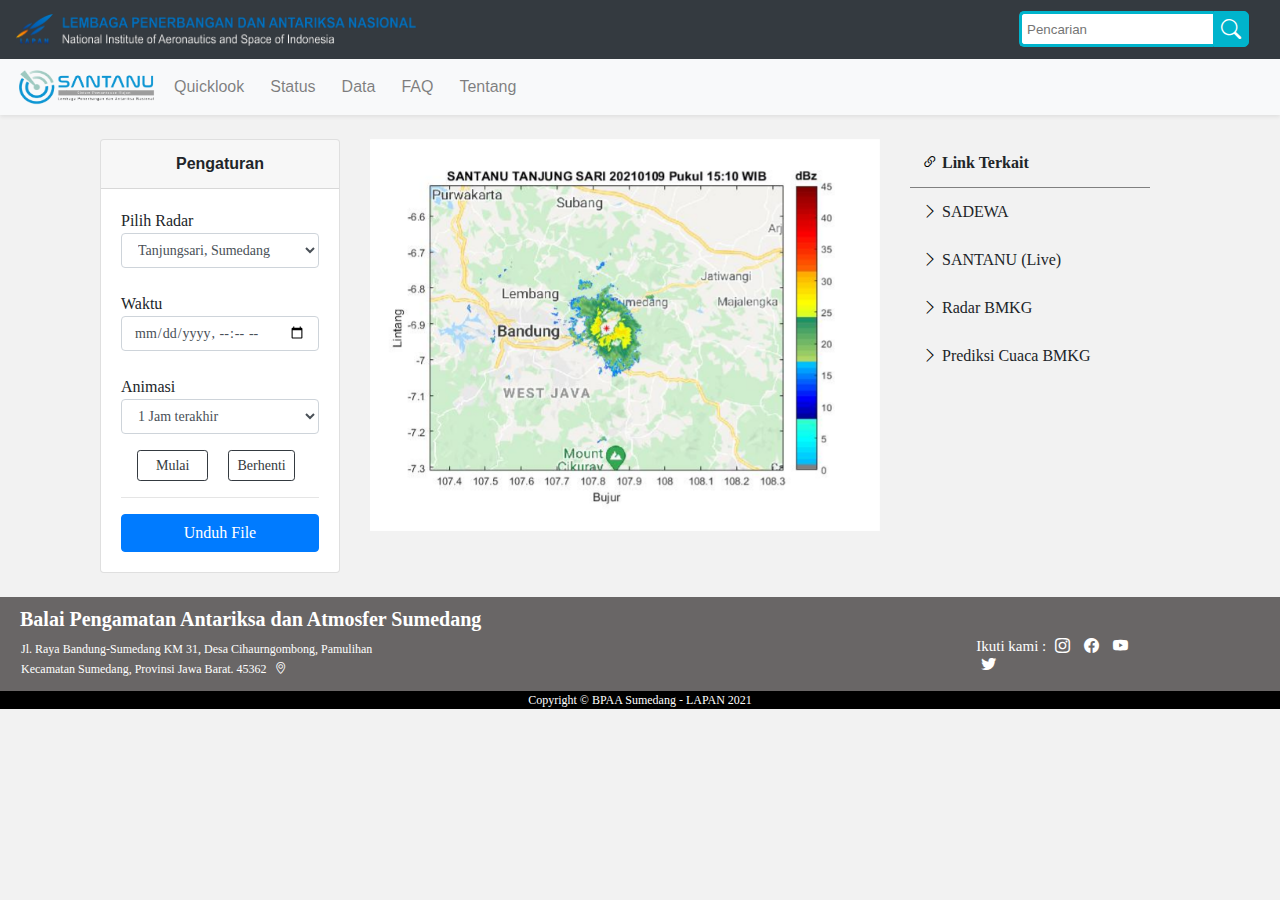
<file: index.html>
<!doctype html>
<html lang="en">
  <head>
    <meta name="description" content="Laman Web Pratinjau Radar SANTANU">
    <link rel="icon" type="image/png" sizes="50x50" href="img/icon.png">
    
    <!-- Required meta tags -->
    <meta charset="utf-8">
    <meta name="viewport" content="width=device-width, initial-scale=1, shrink-to-fit=no">

    <!-- Bootstrap CSS -->
    <link rel="stylesheet" href="css/bootstrap.min.css">

    <!-- Fonts -->
    <link rel="stylesheet" href="https://cdn.jsdelivr.net/npm/bootstrap-icons@1.5.0/font/bootstrap-icons.css">

    <!-- Icons -->
    <link rel="stylesheet" href="css/style.css">

    <title>Quicklook - Laman Web pratinjau SANTANU</title>
  </head>
  <body>
    <!-- Navbar 1 -->
    <nav class="navbar navbar-dark bg-dark">
        <div class="col-md-9 col-sm-12 d-flex flex-row-reverse"></div>
            <a class="navbar-brand" href="http://lapan.go.id" target="_blank">
            <img src="img/logo-lapan1.png" width="400" height="32" alt="logo-lapan">
            </a>
        </div>
        <div class="col-md-3 col-sm-12 d-flex flex-row-reverse bd-highlight">
          <form class="form-inline" action="https://www.google.com/search" id="searchform" method="get" target="_blank">
            <div class="search_form">
                <input aria-label="Pencarian" type="text" class="searchTerm" autocomplete="off" name="q" placeholder="Pencarian" style="color:gray;font-size:10pt" required="required" value="" />
                <input name="as_sitesearch" type="hidden" value="google.com" />
                <button type="submit" class="searchButton">
                    <i class="bi bi-search"></i>
            </button>
            </div>
          </form>
        </div>
    </nav>

    <!-- Navbar 2 -->
    <nav class="navbar shadow-sm navbar-expand-lg navbar-light bg-light">
        <img src="img/santanu_logo.png" width="140" height="40" alt="logo-lapan">
        <button class="navbar-toggler" type="button" data-toggle="collapse" data-target="#navbarTogglerDemo02" aria-controls="navbarTogglerDemo02" aria-expanded="false" aria-label="Toggle navigation">
            <span class="navbar-toggler-icon"></span>
        </button>

        <div class="collapse navbar-collapse" id="navbarTogglerDemo02">
        <ul class="navbar-nav">
            <li class="nav-item">
              <a class="nav-link" href="index.html">Quicklook</a>
            </li>
            <li class="nav-item">
              <a class="nav-link" href="status.html">Status</a>
            </li>
            <li class="nav-item">
              <a class="nav-link" href="data_req.html">Data</a>
            </li>
            <li class="nav-item">
              <a class="nav-link" href="FAQ.html">FAQ</a>
            </li>
            <li class="nav-item">
              <a class="nav-link" href="Tentang.html">Tentang</a>
            </li>
          </ul>
        </div>
          <!-- <div class="collapse navbar-collapse" id="navbarNav">
            <ul class="navbar-nav ml-auto pr-3">
                <li class="nav-item active">
                    <a class="btn btn-outline-info" href="login.html">Login</a>
                </li>
            </ul>
        </div> -->
    </nav>

    <!-- content -->
    <div class="container">
      <div class="row col-md-12">
        <div class="col-md-3 mt-4 mb-4 ml-auto">
          <div class="card">
            <div class="card-header" style="font-weight:bold;text-align: center;">
              Pengaturan
            </div>
            <div class="card-body" style="font-family:'Segoe UI';">
              <div>
                <p style="margin-bottom: 0;">Pilih Radar</p>
                <select class="form-control mb-4">
                  <option>Tanjungsari, Sumedang</option>
                </select>
              </div>
            <div>
              <p style="margin-bottom: 0;">Waktu</p>
              <input class="form-control mb-4" type="datetime-local" id="datetime-local">
            </div>
            <div>
              <p style="margin-bottom: 0;">Animasi</p>
              <select class="form-control mb-2">
                <option>1 Jam terakhir</option>
                <option>30 Menit Terakhir</option>
                <option>20 Menit Terakhir</option>
                <option>10 Menit Terakhir</option>
              </select>
              <button type="button" class="btn ml-3 mt-2 mr-3 btn-sm btn-outline-dark" style="padding-left: 18px; padding-right: 18px;">Mulai</button>
              <button type="button" class="btn mt-2 btn-sm btn-outline-dark">Berhenti</button>
              <hr>
              <button type="button" class="btn btn-primary" style="width: 100%;">Unduh File</button>
            </div>
          </div>
          </div>
        </div>
        <div class="col-md-6 mt-4">
          <div id="carouselExampleControls" class="carousel" data-ride="carousel">
            <div class="carousel-inner">
              <div class="carousel-item active">
                <img class="d-block w-100" src="data/20210109/santanu002_20210109_1510.jpg" alt="First slide">
              </div>
              <div class="carousel-item">
                <img class="d-block w-100" src="data/20210109/santanu002_20210109_1512.jpg" alt="Second slide">
              </div>
              <div class="carousel-item">
                <img class="d-block w-100" src="data/20210109/santanu002_20210109_1514.jpg" alt="Third slide">
              </div>
            </div>
            <a class="carousel-control-prev" href="#carouselExampleControls" role="button" data-slide="prev">
              <span class="carousel-control-prev-icon" aria-hidden="true"></span>
              <span class="sr-only">Previous</span>
            </a>
            <a class="carousel-control-next" href="#carouselExampleControls" role="button" data-slide="next">
              <span class="carousel-control-next-icon" aria-hidden="true"></span>
              <span class="sr-only">Next</span>
            </a>
          </div>
        </div>
        <div class="col-md-3 mt-4 mb-3">
          <table class="table table-borderless table-link-terkait">
            <tr>
              <th style="border-bottom: 1px solid gray;"><i class="bi bi-link-45deg bi1"> </i>Link Terkait</th>
            </tr>
            <tr>
              <td><i class="bi bi-chevron-right bi1"> </i><a href="https://sadewa.sains.lapan.go.id/" class="text-reset text-decoration-none" target="_blank">SADEWA</a></td>
            </tr>
            <tr>
              <td>
                <i class="bi bi-chevron-right bi1"> </i><a href="http://santanu.sains.lapan.go.id/site/bdg1" class="text-reset text-decoration-none" target="_blank">SANTANU (Live)</a>
              </td>
            </tr>
            <tr>
              <td>
                <i class="bi bi-chevron-right bi1"> </i><a href="https://www.bmkg.go.id/cuaca/citra-radar.bmkg" class="text-reset text-decoration-none" target="_blank">Radar BMKG</a>
              </td>
            </tr>
            <tr>
              <td>
                <i class="bi bi-chevron-right bi1"> </i><a href="https://www.bmkg.go.id/" class="text-reset text-decoration-none" target="_blank">Prediksi Cuaca BMKG</a>
              </td>
            </tr>
          </table>
        </div>
      </div>
    </div>

    <!-- Footer 2 -->
    <div class="row myset">
        <div class="col-md-9">
          <h5 style="font-weight: bold;">Balai Pengamatan Antariksa dan Atmosfer Sumedang</h5>
          <table style="font-size: 12px">
            <tr>
              <td>Jl. Raya Bandung-Sumedang KM 31, Desa Cihaurngombong, Pamulihan</td>
            </tr>
            <tr>
              <td>Kecamatan Sumedang, Provinsi Jawa Barat. 45362
                <a href="https://www.google.com/maps/place/BALAI+PENGAMATAN+ANTARIKSA+DAN+ATMOSFER+SUMEDANG/@-6.9126575,107.837511,15z/data=!4m2!3m1!1s0x0:0x29e08c4104ffb85b?sa=X&ved=2ahUKEwjTiM3Qk5bxAhVCT30KHQ33BuYQ_BIwFHoECDgQBQ">
                <i class="bi bi-geo-alt bi2"></i>
                </a>
              </td>
            </tr>
          </table>
        </div>
        <div class="col-md-2 soc-icon" style="padding-top: 30px;">
          <h5 style="font-family: 'Segoe UI'; font-size: 15px">Ikuti kami : 
            <a href="https://www.instagram.com/lapan_sumedang/" target="_blank"><i class="bi bi-instagram bi2"></i></a>
            <a href="https://web.facebook.com/LAPAN-Sumedang-110754047355849" target="_blank"><i class="bi bi-facebook bi2"></i>
            <a href="https://www.youtube.com/channel/UCY6OriZ_0gAliPdq2s3ab1w" target="_blank"><i class="bi bi2 bi-youtube"></i></a>
            <a href="https://twitter.com/lapan_sumedang" target="_blank"><i class="bi bi-twitter bi2"></i></a>
          </h5>
        </div>
    </div>

    <!-- Footer 1 -->
    
    <footer class="footer">
      <div class="container">
        <span style="font-family: Calibri">Copyright &copy; BPAA Sumedang - LAPAN 2021</span>
      </div>
    </footer>

    <!-- Optional JavaScript; choose one of the two! -->

    <!-- Option 1: jQuery and Bootstrap Bundle (includes Popper) -->
    <script src="https://code.jquery.com/jquery-3.5.1.slim.min.js" integrity="sha384-DfXdz2htPH0lsSSs5nCTpuj/zy4C+OGpamoFVy38MVBnE+IbbVYUew+OrCXaRkfj" crossorigin="anonymous"></script>
    <script src="https://cdn.jsdelivr.net/npm/bootstrap@4.6.0/dist/js/bootstrap.bundle.min.js" integrity="sha384-Piv4xVNRyMGpqkS2by6br4gNJ7DXjqk09RmUpJ8jgGtD7zP9yug3goQfGII0yAns" crossorigin="anonymous"></script>

    <!-- Option 2: Separate Popper and Bootstrap JS -->
    <!--
    <script src="https://code.jquery.com/jquery-3.5.1.slim.min.js" integrity="sha384-DfXdz2htPH0lsSSs5nCTpuj/zy4C+OGpamoFVy38MVBnE+IbbVYUew+OrCXaRkfj" crossorigin="anonymous"></script>
    <script src="https://cdn.jsdelivr.net/npm/popper.js@1.16.1/dist/umd/popper.min.js" integrity="sha384-9/reFTGAW83EW2RDu2S0VKaIzap3H66lZH81PoYlFhbGU+6BZp6G7niu735Sk7lN" crossorigin="anonymous"></script>
    <script src="https://cdn.jsdelivr.net/npm/bootstrap@4.6.0/dist/js/bootstrap.min.js" integrity="sha384-+YQ4JLhjyBLPDQt//I+STsc9iw4uQqACwlvpslubQzn4u2UU2UFM80nGisd026JF" crossorigin="anonymous"></script>
    -->
  </body>
</html>
</file>
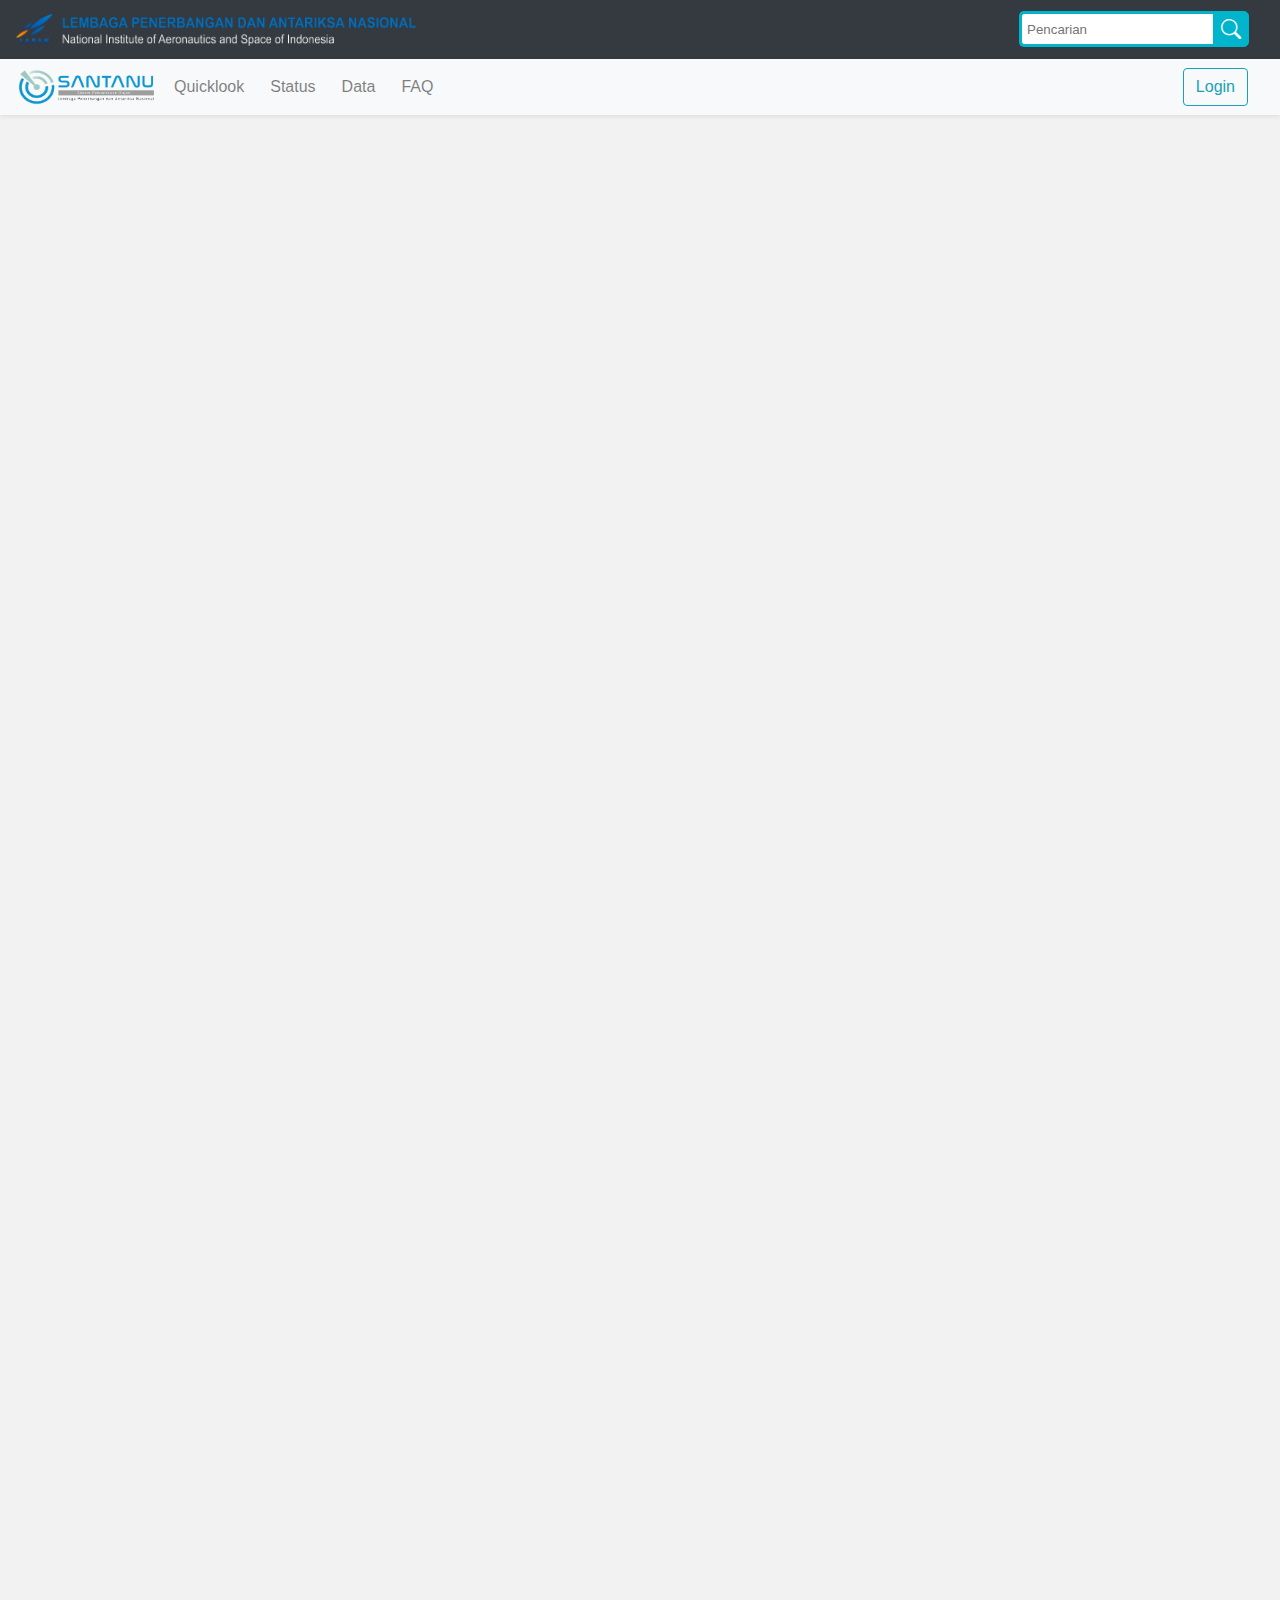
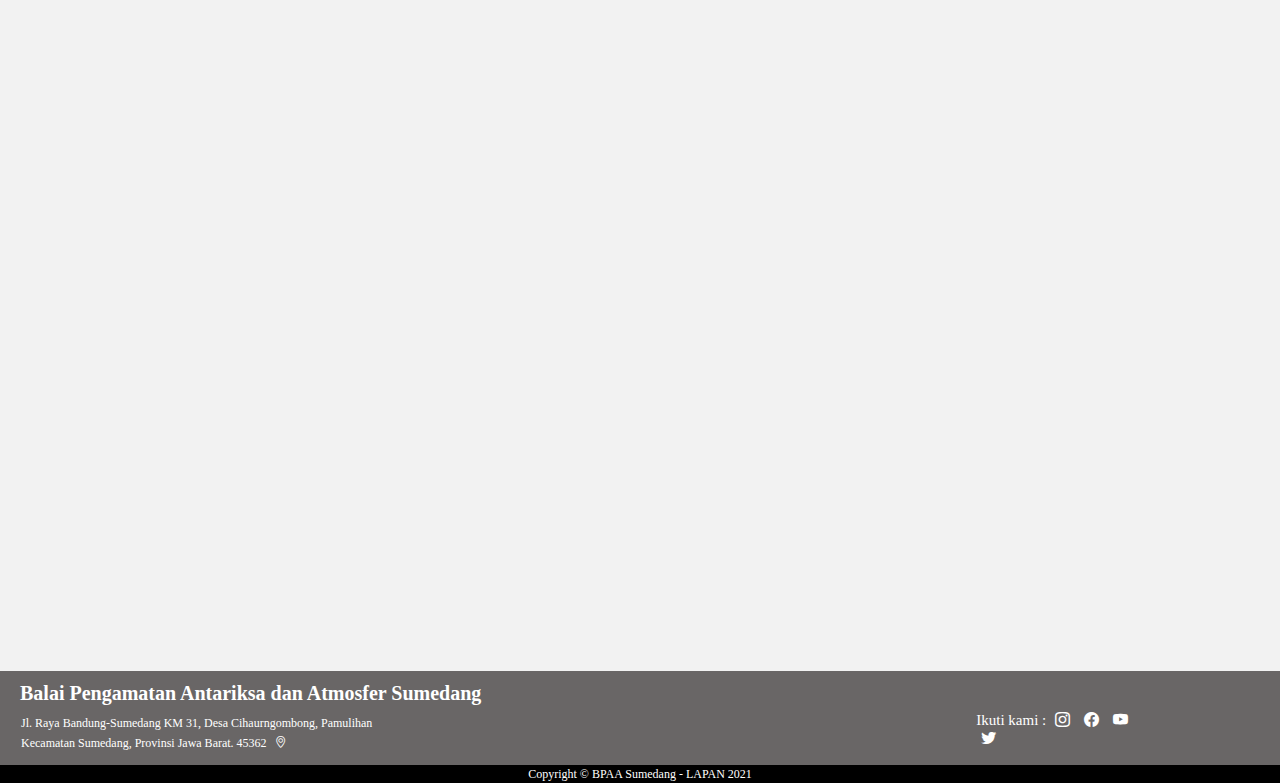
<file: data.html>
<!doctype html>
<html lang="en">
  <head>
    <meta name="description" content="Laman Web Pratinjau Radar SANTANU">
    <link rel="icon" type="image/png" sizes="50x50" href="img/icon.png">
    
    <!-- Required meta tags -->
    <meta charset="utf-8">
    <meta name="viewport" content="width=device-width, initial-scale=1, shrink-to-fit=no">

    <!-- Bootstrap CSS -->
    <link rel="stylesheet" href="css/bootstrap.min.css">

    <!-- Fonts -->
    <link rel="stylesheet" href="https://cdn.jsdelivr.net/npm/bootstrap-icons@1.5.0/font/bootstrap-icons.css">

    <!-- Icons -->
    <link rel="stylesheet" href="css/style.css">

    <title>Permintaan Data - Laman Web Pratinjau</title>
  </head>
  <body>
    <!-- Navbar 1 -->
    <nav class="navbar navbar-dark bg-dark">
        <div class="col-md-9 col-sm-12 d-flex flex-row-reverse"></div>
            <a class="navbar-brand" href="#">
            <img src="img/logo-lapan1.png" width="400" height="32" alt="logo-lapan">
            </a>
        </div>
        <div class="col-md-3 col-sm-12 d-flex flex-row-reverse bd-highlight">
            <form class="form-inline inputku">
                <div class="search_form">
                    <input type="text" class="searchTerm" placeholder="Pencarian" style="color:gray;font-size:10pt">
                    <button type="submit" class="searchButton">
                        <i class="bi bi-search"></i>
                </button>
                </div>
            </form>
        </div>
    </nav>

    <!-- Navbar 2 -->
    <nav class="navbar shadow-sm navbar-expand-lg navbar-light bg-light">
        <img src="img/santanu_logo.png" width="140" height="40" alt="logo-lapan">
        <button class="navbar-toggler" type="button" data-toggle="collapse" data-target="#navbarTogglerDemo02" aria-controls="navbarTogglerDemo02" aria-expanded="false" aria-label="Toggle navigation">
            <span class="navbar-toggler-icon"></span>
        </button>

        <div class="collapse navbar-collapse" id="navbarTogglerDemo02">
        <ul class="navbar-nav">
            <li class="nav-item">
              <a class="nav-link" href="index.html">Quicklook</a>
            </li>
            <li class="nav-item">
              <a class="nav-link" href="status.html">Status</a>
            </li>
            <li class="nav-item">
              <a class="nav-link" href="data.html">Data</a>
            </li>
            <li class="nav-item">
              <a class="nav-link" href="FAQ.html">FAQ</a>
            </li>
          </ul>
        </div>
          <div class="collapse navbar-collapse" id="navbarNav">
            <ul class="navbar-nav ml-auto pr-3">
                <li class="nav-item active">
                    <a class="btn btn-outline-info" href="login.html">Login</a>
                </li>
            </ul>
        </div>
    </nav>

    <!-- content -->
    <div class="container">
      <div class="row col-md-12 mt-3">
        <iframe src="https://docs.google.com/forms/d/e/1FAIpQLSdbCX5y0LdoVU7WG0AxaNkk4hMtrtlek3lkoLibnqAOAz8EHA/viewform?embedded=true" width="640" height="2140" frameborder="0" marginheight="0" marginwidth="0" scrolling="no" style="display: block; margin: auto;overflow: hidden;">Loading…</iframe>
      </div>
    </div>

    <!-- Footer 2 -->
    <div class="row myset">
      <div class="col-md-9">
        <h5 style="font-weight: bold;">Balai Pengamatan Antariksa dan Atmosfer Sumedang</h5>
        <table style="font-size: 12px">
          <tr>
            <td>Jl. Raya Bandung-Sumedang KM 31, Desa Cihaurngombong, Pamulihan</td>
          </tr>
          <tr>
            <td>Kecamatan Sumedang, Provinsi Jawa Barat. 45362
              <a href="https://www.google.com/maps/place/BALAI+PENGAMATAN+ANTARIKSA+DAN+ATMOSFER+SUMEDANG/@-6.9126575,107.837511,15z/data=!4m2!3m1!1s0x0:0x29e08c4104ffb85b?sa=X&ved=2ahUKEwjTiM3Qk5bxAhVCT30KHQ33BuYQ_BIwFHoECDgQBQ">
              <i class="bi bi-geo-alt bi2"></i>
              </a>
            </td>
          </tr>
        </table>
      </div>
      <div class="col-md-2 soc-icon" style="padding-top: 30px;">
        <h5 style="font-family: 'Segoe UI'; font-size: 15px">Ikuti kami : 
          <a href="https://www.instagram.com/lapan_sumedang/" target="_blank"><i class="bi bi-instagram bi2"></i></a>
          <a href="https://web.facebook.com/LAPAN-Sumedang-110754047355849" target="_blank"><i class="bi bi-facebook bi2"></i>
          <a href="https://www.youtube.com/channel/UCY6OriZ_0gAliPdq2s3ab1w" target="_blank"><i class="bi bi2 bi-youtube"></i></a>
          <a href="https://twitter.com/lapan_sumedang" target="_blank"><i class="bi bi-twitter bi2"></i></a>
        </h5>
      </div>
  </div>

    <!-- Footer 1 -->
    
    <footer class="footer">
      <div class="container">
        <span style="font-family: Calibri">Copyright &copy; BPAA Sumedang - LAPAN 2021</span>
      </div>
    </footer>

    <!-- Optional JavaScript; choose one of the two! -->

    <!-- Option 1: jQuery and Bootstrap Bundle (includes Popper) -->
    <script src="https://code.jquery.com/jquery-3.5.1.slim.min.js" integrity="sha384-DfXdz2htPH0lsSSs5nCTpuj/zy4C+OGpamoFVy38MVBnE+IbbVYUew+OrCXaRkfj" crossorigin="anonymous"></script>
    <script src="https://cdn.jsdelivr.net/npm/bootstrap@4.6.0/dist/js/bootstrap.bundle.min.js" integrity="sha384-Piv4xVNRyMGpqkS2by6br4gNJ7DXjqk09RmUpJ8jgGtD7zP9yug3goQfGII0yAns" crossorigin="anonymous"></script>

    <!-- Option 2: Separate Popper and Bootstrap JS -->
    <!--
    <script src="https://code.jquery.com/jquery-3.5.1.slim.min.js" integrity="sha384-DfXdz2htPH0lsSSs5nCTpuj/zy4C+OGpamoFVy38MVBnE+IbbVYUew+OrCXaRkfj" crossorigin="anonymous"></script>
    <script src="https://cdn.jsdelivr.net/npm/popper.js@1.16.1/dist/umd/popper.min.js" integrity="sha384-9/reFTGAW83EW2RDu2S0VKaIzap3H66lZH81PoYlFhbGU+6BZp6G7niu735Sk7lN" crossorigin="anonymous"></script>
    <script src="https://cdn.jsdelivr.net/npm/bootstrap@4.6.0/dist/js/bootstrap.min.js" integrity="sha384-+YQ4JLhjyBLPDQt//I+STsc9iw4uQqACwlvpslubQzn4u2UU2UFM80nGisd026JF" crossorigin="anonymous"></script>
    -->
  </body>
</html>
</file>
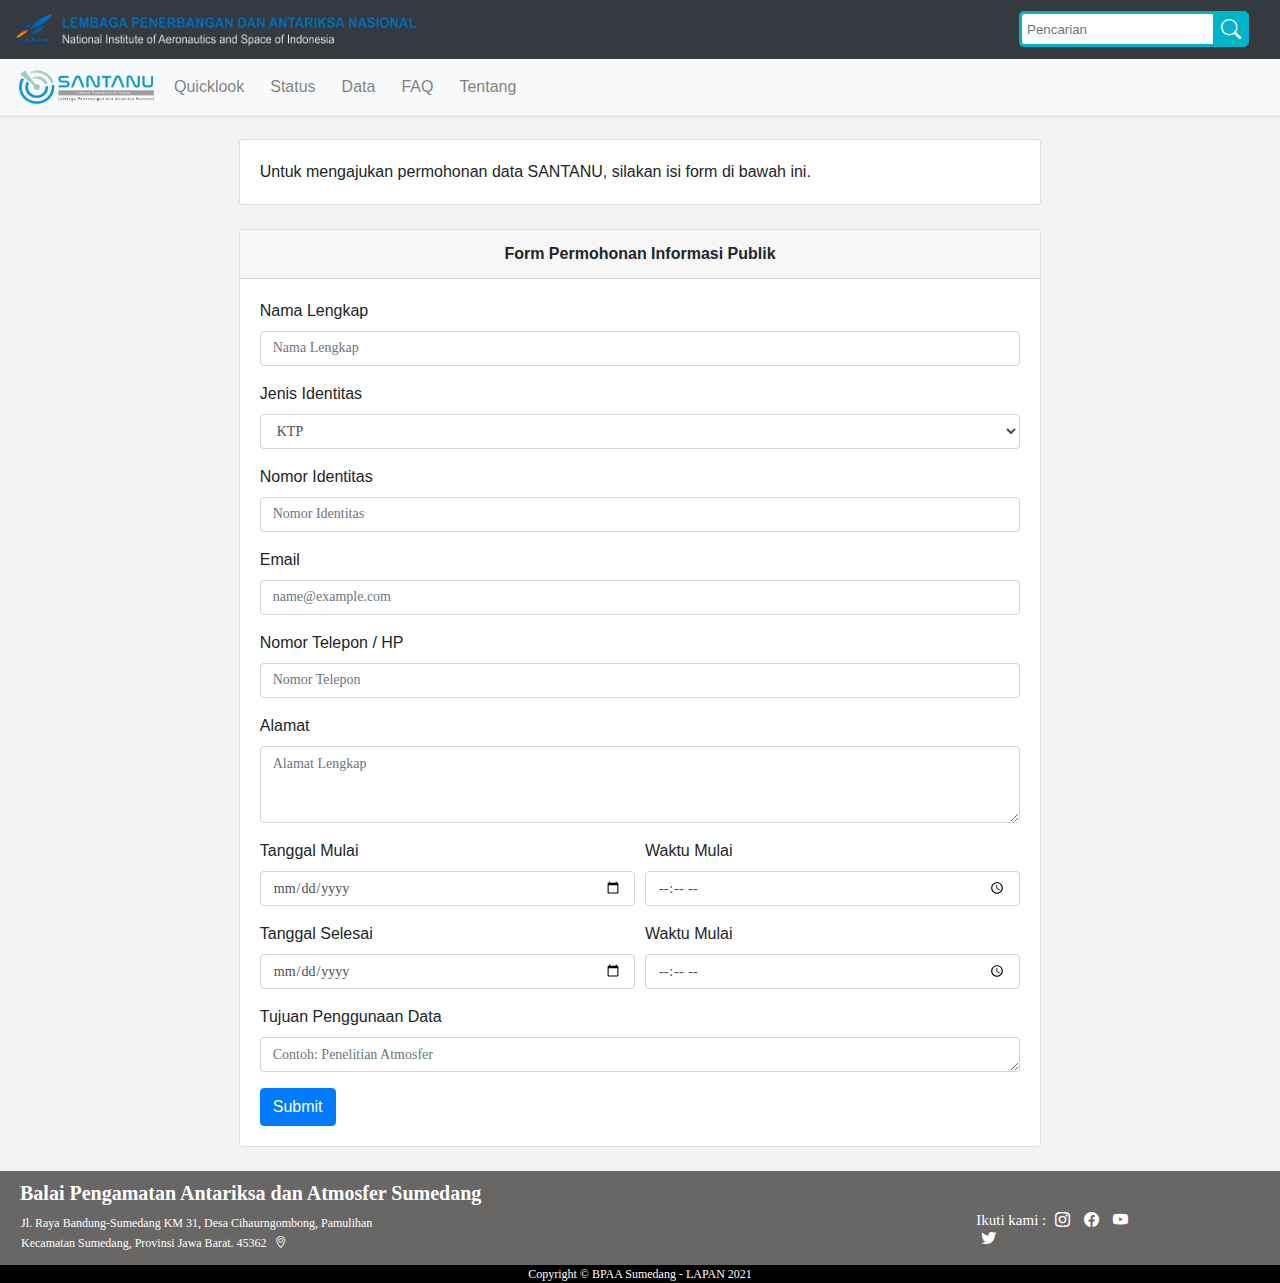
<file: data_req.html>
<!doctype html>
<html lang="en">
  <head>
    <meta name="description" content="Laman Web Pratinjau Radar SANTANU">
    <link rel="icon" type="image/png" sizes="50x50" href="img/icon.png">
    
    <!-- Required meta tags -->
    <meta charset="utf-8">
    <meta name="viewport" content="width=device-width, initial-scale=1, shrink-to-fit=no">

    <!-- Bootstrap CSS -->
    <link rel="stylesheet" href="css/bootstrap.min.css">

    <!-- Fonts -->
    <link rel="stylesheet" href="https://cdn.jsdelivr.net/npm/bootstrap-icons@1.5.0/font/bootstrap-icons.css">

    <!-- Icons -->
    <link rel="stylesheet" href="css/style.css">

    <title>Permintaan Data - Laman Web Pratinjau</title>
  </head>
  <body>
    <!-- Navbar 1 -->
    <nav class="navbar navbar-dark bg-dark">
        <div class="col-md-9 col-sm-12 d-flex flex-row-reverse"></div>
            <a class="navbar-brand" href="http://lapan.go.id" target="_blank">
            <img src="img/logo-lapan1.png" width="400" height="32" alt="logo-lapan">
            </a>
        </div>
        <div class="col-md-3 col-sm-12 d-flex flex-row-reverse bd-highlight">
          <form class="form-inline" action="https://www.google.com/search" id="searchform" method="get" target="_blank">
            <div class="search_form">
                <input aria-label="Pencarian" type="text" class="searchTerm" autocomplete="off" name="q" placeholder="Pencarian" style="color:gray;font-size:10pt" required="required" value="" />
                <input name="as_sitesearch" type="hidden" value="google.com" />
                <button type="submit" class="searchButton">
                    <i class="bi bi-search"></i>
            </button>
            </div>
         </form>
        </div>
    </nav>

    <!-- Navbar 2 -->
    <nav class="navbar shadow-sm navbar-expand-lg navbar-light bg-light">
        <img src="img/santanu_logo.png" width="140" height="40" alt="logo-lapan">
        <button class="navbar-toggler" type="button" data-toggle="collapse" data-target="#navbarTogglerDemo02" aria-controls="navbarTogglerDemo02" aria-expanded="false" aria-label="Toggle navigation">
            <span class="navbar-toggler-icon"></span>
        </button>

        <div class="collapse navbar-collapse" id="navbarTogglerDemo02">
        <ul class="navbar-nav">
            <li class="nav-item">
              <a class="nav-link" href="index.html">Quicklook</a>
            </li>
            <li class="nav-item">
              <a class="nav-link" href="status.html">Status</a>
            </li>
            <li class="nav-item">
              <a class="nav-link" href="data_req.html">Data</a>
            </li>
            <li class="nav-item">
              <a class="nav-link" href="FAQ.html">FAQ</a>
            </li>
            <li class="nav-item">
              <a class="nav-link" href="Tentang.html">Tentang</a>
            </li>
          </ul>
        </div>
          <!-- <div class="collapse navbar-collapse" id="navbarNav">
            <ul class="navbar-nav ml-auto pr-3">
                <li class="nav-item active">
                    <a class="btn btn-outline-info" href="login.html">Login</a>
                </li>
            </ul>
        </div> -->
    </nav>

<!-- content -->
<!-- Form Pertanyaan -->
<div class="container">
  <div class="col-md-9 mb-4 mt-4 ml-auto mr-auto">
    <div class="alert alert-success alert-dismissible fade show my-alert d-none" role="alert">
      <strong>Permohonan Anda Telah Terkirim!</strong> Silakan tunggu konfirmasi selanjutnya melalui email.
      <button type="button" class="close" data-dismiss="alert" aria-label="Close">
        <span aria-hidden="true">&times;</span>
      </button>
    </div>
    <div class="card mb-4">
      <div class="card-body">
        Untuk mengajukan permohonan data SANTANU, silakan isi form di bawah ini.
      </div>
    </div>
  <div class="card">
    <div class="card-header" style="text-align: center; font-weight: bold;">
      Form Permohonan Informasi Publik
    </div>
    <div class="card-body">
      <form name="form-pengajuan">
        <div class="form-group">
          <label for="nama-lengkap">Nama Lengkap</label>
          <input type="text" class="form-control" id="nama-lengkap" placeholder="Nama Lengkap" name="nama">
        </div>
        <div class="form-group">
          <label for="jenis-identitas">Jenis Identitas</label>
          <select class="form-control" id="jenis-identitas" name="jenis-id">
            <option>KTP</option>
            <option>Kartu Pelajar</option>
          </select>
        </div>
        <div class="form-group">
          <label for="nomor-id">Nomor Identitas</label>
          <input type="number" class="form-control" id="nomor-id" placeholder="Nomor Identitas" name="nomor-id">
        </div>
        <div class="form-group">
            <label for="email">Email</label>
            <input type="email" class="form-control" id="email" placeholder="name@example.com" name="email">
        </div>
        <div class="form-group">
          <label for="telepon">Nomor Telepon / HP</label>
          <input type="number" class="form-control" id="nomor-telepon" placeholder="Nomor Telepon" name="no-telepon">
        </div>
        <div class="form-group">
          <label for="alamat">Alamat</label>
          <textarea class="form-control" id="alamat" rows="3" placeholder="Alamat Lengkap" name="alamat"></textarea>
        </div>
        <div class="form-row mb-3">
          <div class="col">
            <label for="tanggal-mulai">Tanggal Mulai</label>
            <input type="date" class="form-control" id="tanggal-mulai" name="tanggal-mulai">
          </div>
          <div class="col">
            <label for="waktu-mulai">Waktu Mulai</label>
            <input type="time" class="form-control" id="waktu-mulai" name="waktu-mulai">
          </div>
        </div>
        <div class="form-row mb-3">
          <div class="col">
            <label for="tanggal-selesai">Tanggal Selesai</label>
            <input type="date" class="form-control" id="tanggal-selesai" name="tanggal-selesai">
          </div>
          <div class="col">
            <label for="waktu-selesai">Waktu Mulai</label>
            <input type="time" class="form-control" id="waktu-selesai" name="waktu-selesai">
          </div>
        </div>
        <div class="form-group">
          <label for="tujuan">Tujuan Penggunaan Data</label>
          <textarea class="form-control" id="tujuan" rows="1" placeholder="Contoh: Penelitian Atmosfer" name="tujuan"></textarea>
        </div>
        <button type="submit" class="btn btn-primary btn-kirim">Submit</button>
        <button class="btn btn-primary btn-loading d-none" type="button" disabled>
          <span class="spinner-grow spinner-grow-sm" role="status" aria-hidden="true"></span>
          Mengirim...
        </button>
      </form>
    </div>
  </div>
  </div>
</div>

    <!-- Footer 2 -->
    <div class="row myset">
      <div class="col-md-9">
        <h5 style="font-weight: bold;">Balai Pengamatan Antariksa dan Atmosfer Sumedang</h5>
        <table style="font-size: 12px">
          <tr>
            <td>Jl. Raya Bandung-Sumedang KM 31, Desa Cihaurngombong, Pamulihan</td>
          </tr>
          <tr>
            <td>Kecamatan Sumedang, Provinsi Jawa Barat. 45362
              <a href="https://www.google.com/maps/place/BALAI+PENGAMATAN+ANTARIKSA+DAN+ATMOSFER+SUMEDANG/@-6.9126575,107.837511,15z/data=!4m2!3m1!1s0x0:0x29e08c4104ffb85b?sa=X&ved=2ahUKEwjTiM3Qk5bxAhVCT30KHQ33BuYQ_BIwFHoECDgQBQ">
              <i class="bi bi-geo-alt bi2"></i>
              </a>
            </td>
          </tr>
        </table>
      </div>
      <div class="col-md-2 soc-icon" style="padding-top: 30px;">
        <h5 style="font-family: 'Segoe UI'; font-size: 15px">Ikuti kami : 
          <a href="https://www.instagram.com/lapan_sumedang/" target="_blank"><i class="bi bi-instagram bi2"></i></a>
          <a href="https://web.facebook.com/LAPAN-Sumedang-110754047355849" target="_blank"><i class="bi bi-facebook bi2"></i>
          <a href="https://www.youtube.com/channel/UCY6OriZ_0gAliPdq2s3ab1w" target="_blank"><i class="bi bi2 bi-youtube"></i></a>
          <a href="https://twitter.com/lapan_sumedang" target="_blank"><i class="bi bi-twitter bi2"></i></a>
        </h5>
      </div>
  </div>

    <!-- Footer 1 -->
    
    <footer class="footer">
      <div class="container">
        <span style="font-family: Calibri">Copyright &copy; BPAA Sumedang - LAPAN 2021</span>
      </div>
    </footer>

    <!-- Optional JavaScript; choose one of the two! -->

    <!-- Option 1: jQuery and Bootstrap Bundle (includes Popper) -->
    <script src="https://code.jquery.com/jquery-3.5.1.slim.min.js" integrity="sha384-DfXdz2htPH0lsSSs5nCTpuj/zy4C+OGpamoFVy38MVBnE+IbbVYUew+OrCXaRkfj" crossorigin="anonymous"></script>
    <script src="https://cdn.jsdelivr.net/npm/bootstrap@4.6.0/dist/js/bootstrap.bundle.min.js" integrity="sha384-Piv4xVNRyMGpqkS2by6br4gNJ7DXjqk09RmUpJ8jgGtD7zP9yug3goQfGII0yAns" crossorigin="anonymous"></script>

    <!-- Option 2: Separate Popper and Bootstrap JS -->
    <!--
    <script src="https://code.jquery.com/jquery-3.5.1.slim.min.js" integrity="sha384-DfXdz2htPH0lsSSs5nCTpuj/zy4C+OGpamoFVy38MVBnE+IbbVYUew+OrCXaRkfj" crossorigin="anonymous"></script>
    <script src="https://cdn.jsdelivr.net/npm/popper.js@1.16.1/dist/umd/popper.min.js" integrity="sha384-9/reFTGAW83EW2RDu2S0VKaIzap3H66lZH81PoYlFhbGU+6BZp6G7niu735Sk7lN" crossorigin="anonymous"></script>
    <script src="https://cdn.jsdelivr.net/npm/bootstrap@4.6.0/dist/js/bootstrap.min.js" integrity="sha384-+YQ4JLhjyBLPDQt//I+STsc9iw4uQqACwlvpslubQzn4u2UU2UFM80nGisd026JF" crossorigin="anonymous"></script>
    -->

    <script>
      const scriptURL = 'https://script.google.com/macros/s/AKfycbzrs29ZLbMY7qvVLG8bxhHpZhKexgcQF_6RUGZGfc1BATiZgOJUfQnSH-9Ut6upfwf1Vw/exec'
      const form = document.forms['form-pengajuan']
      const btnKirim = document.querySelector('.btn-kirim');
      const btnLoading = document.querySelector('.btn-loading');
      const myAlert = document.querySelector('.my-alert');
    
      form.addEventListener('submit', e => {
        e.preventDefault()
        
        // Saat tombol submit diklik
        btnLoading.classList.toggle('d-none');
        btnKirim.classList.toggle('d-none');
        myAlert.classList.toggle('d-none');

        fetch(scriptURL, { method: 'POST', body: new FormData(form)})
          .then((response) => {
            // selesai di klik
            btnLoading.classList.toggle('d-none');
            btnKirim.classList.toggle('d-none');
            form.reset();
            console.log('Success!', response);
          })
          .catch(error => console.error('Error!', error.message))
      });
    </script>

  </body>
</html>
</file>
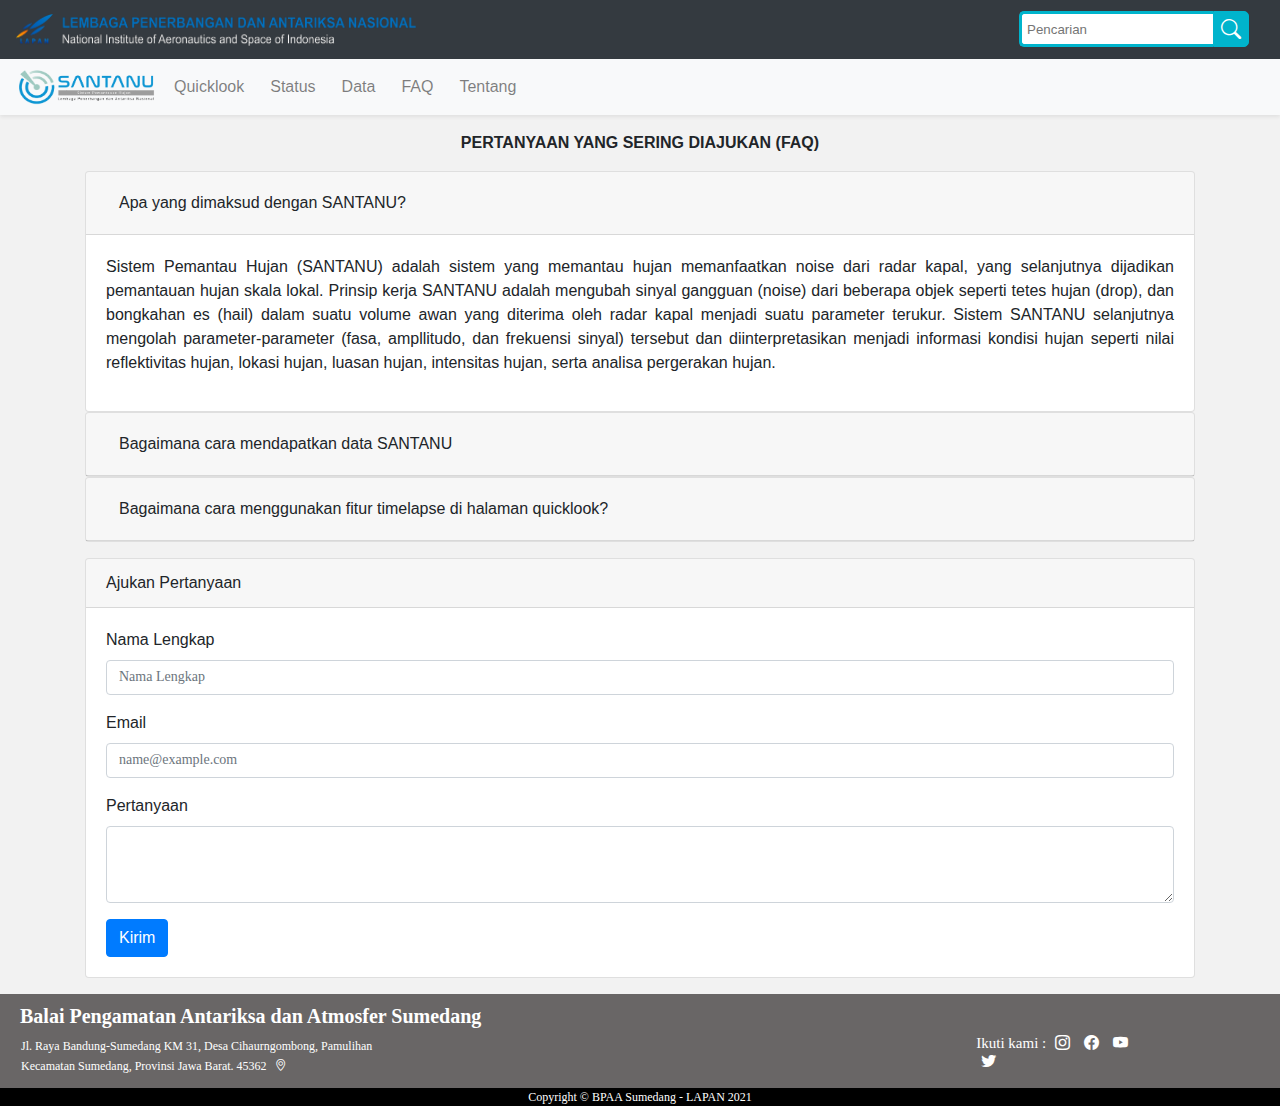
<file: FAQ.html>
<!doctype html>
<html lang="en">
  <head>
    <meta name="description" content="Laman Web Pratinjau Radar SANTANU">
    <link rel="icon" type="image/png" sizes="50x50" href="img/icon.png">
    
    <!-- Required meta tags -->
    <meta charset="utf-8">
    <meta name="viewport" content="width=device-width, initial-scale=1, shrink-to-fit=no">

    <!-- Bootstrap CSS -->
    <link rel="stylesheet" href="css/bootstrap.min.css">

    <!-- Fonts -->
    <link rel="stylesheet" href="https://cdn.jsdelivr.net/npm/bootstrap-icons@1.5.0/font/bootstrap-icons.css">

    <!-- Icons -->
    <link rel="stylesheet" href="css/style.css">

    <title>FAQ - Laman Pratinjau</title>

  </head>
  <body>
    <!-- Navbar 1 -->
    <nav class="navbar navbar-dark bg-dark">
        <div class="col-md-9 col-sm-12 d-flex flex-row-reverse"></div>
            <a class="navbar-brand" href="http://lapan.go.id" target="_blank">
            <img src="img/logo-lapan1.png" width="400" height="32" alt="logo-lapan">
            </a>
        </div>
        <div class="col-md-3 col-sm-12 d-flex flex-row-reverse bd-highlight">       
            <form class="form-inline" action="https://www.google.com/search" id="searchform" method="get" target="_blank">
                <div class="search_form">
                    <input aria-label="Pencarian" type="text" class="searchTerm" autocomplete="off" name="q" placeholder="Pencarian" style="color:gray;font-size:10pt" required="required" value="" />
                    <input name="as_sitesearch" type="hidden" value="google.com" />
                    <button type="submit" class="searchButton">
                        <i class="bi bi-search"></i>
                </button>
                </div>
            </form>
        </div>
    </nav>

    <!-- Navbar 2 -->
    <nav class="navbar shadow-sm navbar-expand-lg navbar-light bg-light">
        <img src="img/santanu_logo.png" width="140" height="40" alt="logo-lapan">
        <button class="navbar-toggler" type="button" data-toggle="collapse" data-target="#navbarTogglerDemo02" aria-controls="navbarTogglerDemo02" aria-expanded="false" aria-label="Toggle navigation">
            <span class="navbar-toggler-icon"></span>
        </button>

        <div class="collapse navbar-collapse" id="navbarTogglerDemo02">
        <ul class="navbar-nav">
            <li class="nav-item">
              <a class="nav-link" href="index.html">Quicklook</a>
            </li>
            <li class="nav-item">
              <a class="nav-link" href="status.html">Status</a>
            </li>
            <li class="nav-item">
              <a class="nav-link" href="data_req.html">Data</a>
            </li>
            <li class="nav-item">
              <a class="nav-link" href="FAQ.html">FAQ</a>
            </li>
            <li class="nav-item">
              <a class="nav-link" href="Tentang.html">Tentang</a>
            </li>
          </ul>
        </div>
          <!-- <div class="collapse navbar-collapse" id="navbarNav">
            <ul class="navbar-nav ml-auto pr-3">
                <li class="nav-item active">
                    <a class="btn btn-outline-info" href="login.html">Login</a>
                </li>
            </ul>
        </div> -->
    </nav>

    <!-- content -->
    <div class="container">
      <div class="mb-3 mt-3 justify-content-center">
        <p style="font-weight: bold; text-align: center;">PERTANYAAN YANG SERING DIAJUKAN (FAQ)</p>
        <div id="accordion">
          <div class="card" style="width: 100%;">
              <div class="card-header" id="headingOne" style="font-weight:bold;">
                <h5 class="mb-0">
                <button class="btn" data-toggle="collapse" data-target="#collapseOne" aria-expanded="true" aria-controls="collapseOne">
                Apa yang dimaksud dengan SANTANU?
                </button>
                </h5>
              </div>
              <div id="collapseOne" class="collapse show" data-parent="#accordion">
              <div class="card-body">
                <p style="text-align: justify;">
                  Sistem Pemantau Hujan (SANTANU) adalah sistem yang memantau hujan memanfaatkan noise dari radar kapal, yang selanjutnya dijadikan pemantauan hujan skala lokal. Prinsip kerja SANTANU adalah mengubah sinyal gangguan (noise) dari beberapa objek seperti tetes hujan (drop), dan bongkahan es (hail) dalam suatu volume awan yang diterima oleh radar kapal menjadi suatu parameter terukur. Sistem SANTANU selanjutnya mengolah parameter-parameter (fasa, ampllitudo, dan frekuensi sinyal) tersebut dan diinterpretasikan menjadi informasi kondisi hujan seperti nilai reflektivitas hujan, lokasi hujan, luasan hujan, intensitas hujan, serta analisa pergerakan hujan.
                </p>
              </div>
            </div>
          </div>

          <div class="card" style="width: 100%;">
            <div class="card-header" id="headingTwo" style="font-weight:bold;">
              <h5 class="mb-0">
              <button class="btn" data-toggle="collapse" data-target="#collapseTwo" aria-expanded="true" aria-controls="collapseTwo">
              Bagaimana cara mendapatkan data SANTANU
              </button>
              </h5>
            </div>
            <div id="collapseTwo" class="collapse" data-parent="#accordion">
            <div class="card-body">
              <p>
                Untuk memperoleh data SANTANU, pengguna dapat melakukan permohonan dengan mengisi form yang ada di halaman Data. Setelah mengisi form secara lengkap, pengguna akan memperoleh konfirmasi melalui email dan link untuk mengunduh file yang diajukan.
              </p>
            </div>
          </div>
        </div>

        <div class="card" style="width: 100%;">
          <div class="card-header" id="headingThree" style="font-weight:bold">
            <h5 class="mb-0">
              <button class="btn" data-toggle="collapse" data-target="#collapseThree" aria-expanded="true" aria-controls="collapseThree">
              Bagaimana cara menggunakan fitur timelapse di halaman quicklook?
              </button>
            </h5>
          </div>
          <div id="collapseThree" class="collapse" data-parent="#accordion">
          <div class="card-body">
            <ol>
              <li>Buka Halaman Quicklook</li>
              <li>Pilih Jenis Radar</li>
              <li>Pilih Tanggal dan Waktu Radar</li>
              <li>Pilih Lama animasi Timelapse</li>
              <li>Klik Mulai untuk menjalankan animasi</li>
            </ol>
          </div>
          </div>
        </div>
      </div>
    </div>
  </div>

  <!-- Form Pertanyaan -->
    <div class="container">
      <div class="mb-3">
      <div class="card">
        <div class="card-header">
          Ajukan Pertanyaan
        </div>
        <div class="card-body">
          <div class="alert alert-success alert-dismissible fade show d-none my-alert" role="alert">
            <strong>Terima Kasih.</strong> Pertanyaan anda sudah masuk ke database kami. Silakan menunggu email jawaban dari admin.
            <button type="button" class="close" data-dismiss="alert" aria-label="Close">
              <span aria-hidden="true">&times;</span>
            </button>
          </div>
          <form name="faq-pertanyaan">
            <div class="form-group">
              <label for="nama-lengkap">Nama Lengkap</label>
              <input type="text" class="form-control" id="nama-lengkap" placeholder="Nama Lengkap" name="nama" />
            </div>
            <div class="form-group">
                <label for="email">Email</label>
                <input type="email" class="form-control" id="email" placeholder="name@example.com" name="email" />
            </div>
            <div class="form-group">
              <label for="pertanyaan">Pertanyaan</label>
              <textarea class="form-control" id="pertanyaan" rows="3" name="pertanyaan"></textarea>
            </div>
            <button type="submit" class="btn btn-primary btn-kirim">Kirim</button>
            <button class="btn btn-primary btn-loading d-none" type="button" disabled>
              <span class="spinner-grow spinner-grow-sm" role="status" aria-hidden="true"></span>
              Mengirim...
            </button>
          </form>
        </div>
      </div>
      </div>
    </div>

    <!-- Footer 2 -->
      <div class="row myset">
        <div class="col-md-9">
          <h5 style="font-weight: bold;">Balai Pengamatan Antariksa dan Atmosfer Sumedang</h5>
          <table style="font-size: 12px">
            <tr>
              <td>Jl. Raya Bandung-Sumedang KM 31, Desa Cihaurngombong, Pamulihan</td>
            </tr>
            <tr>
              <td>Kecamatan Sumedang, Provinsi Jawa Barat. 45362
                <a href="https://www.google.com/maps/place/BALAI+PENGAMATAN+ANTARIKSA+DAN+ATMOSFER+SUMEDANG/@-6.9126575,107.837511,15z/data=!4m2!3m1!1s0x0:0x29e08c4104ffb85b?sa=X&ved=2ahUKEwjTiM3Qk5bxAhVCT30KHQ33BuYQ_BIwFHoECDgQBQ">
                <i class="bi bi-geo-alt bi2"></i>
                </a>
              </td>
            </tr>
          </table>
        </div>
        <div class="col-md-2 soc-icon" style="padding-top: 30px;">
          <h5 style="font-family: 'Segoe UI'; font-size: 15px">Ikuti kami : 
            <a href="https://www.instagram.com/lapan_sumedang/" target="_blank"><i class="bi bi-instagram bi2"></i></a>
            <a href="https://web.facebook.com/LAPAN-Sumedang-110754047355849" target="_blank"><i class="bi bi-facebook bi2"></i>
            <a href="https://www.youtube.com/channel/UCY6OriZ_0gAliPdq2s3ab1w" target="_blank"><i class="bi bi2 bi-youtube"></i></a>
            <a href="https://twitter.com/lapan_sumedang" target="_blank"><i class="bi bi-twitter bi2"></i></a>
          </h5>
        </div>
    </div>

    <!-- Footer 1 -->
    
    <footer class="footer">
      <div class="container">
        <span style="font-family: Calibri">Copyright &copy; BPAA Sumedang - LAPAN 2021</span>
      </div>
    </footer>

    <!-- Optional JavaScript; choose one of the two! -->

    <!-- Option 1: jQuery and Bootstrap Bundle (includes Popper) -->
    <script src="https://code.jquery.com/jquery-3.5.1.slim.min.js" integrity="sha384-DfXdz2htPH0lsSSs5nCTpuj/zy4C+OGpamoFVy38MVBnE+IbbVYUew+OrCXaRkfj" crossorigin="anonymous"></script>
    <script src="https://cdn.jsdelivr.net/npm/bootstrap@4.6.0/dist/js/bootstrap.bundle.min.js" integrity="sha384-Piv4xVNRyMGpqkS2by6br4gNJ7DXjqk09RmUpJ8jgGtD7zP9yug3goQfGII0yAns" crossorigin="anonymous"></script>

    <!-- Option 2: Separate Popper and Bootstrap JS -->
    <!--
    <script src="https://code.jquery.com/jquery-3.5.1.slim.min.js" integrity="sha384-DfXdz2htPH0lsSSs5nCTpuj/zy4C+OGpamoFVy38MVBnE+IbbVYUew+OrCXaRkfj" crossorigin="anonymous"></script>
    <script src="https://cdn.jsdelivr.net/npm/popper.js@1.16.1/dist/umd/popper.min.js" integrity="sha384-9/reFTGAW83EW2RDu2S0VKaIzap3H66lZH81PoYlFhbGU+6BZp6G7niu735Sk7lN" crossorigin="anonymous"></script>
    <script src="https://cdn.jsdelivr.net/npm/bootstrap@4.6.0/dist/js/bootstrap.min.js" integrity="sha384-+YQ4JLhjyBLPDQt//I+STsc9iw4uQqACwlvpslubQzn4u2UU2UFM80nGisd026JF" crossorigin="anonymous"></script>
    -->

    <script>
      const scriptURL = 'https://script.google.com/macros/s/AKfycbz-5td3x0bWvBMnRe10Drpssj5uowHYmS0mp_WQN4lbTOmqbBfLXSSeNOYFOAdR6lH9Sw/exec'
      const form = document.forms['faq-pertanyaan']
      const btnKirim = document.querySelector('.btn-kirim');
      const btnLoading = document.querySelector('.btn-loading');
      const myAlert = document.querySelector('.my-alert');

      form.addEventListener('submit', e => {
        e.preventDefault()
        
        // Saat tombol submit diklik
        btnLoading.classList.toggle('d-none');
        btnKirim.classList.toggle('d-none');
        myAlert.classList.toggle('d-none');

        fetch(scriptURL, { method: 'POST', body: new FormData(form)})
          .then((response) => {
            // selesai di klik
            btnLoading.classList.toggle('d-none');
            btnKirim.classList.toggle('d-none');
            form.reset();
            console.log('Success!', response);
          })
          .catch(error => console.error('Error!', error.message))
      });
    </script>
  </body>
</html>
</file>
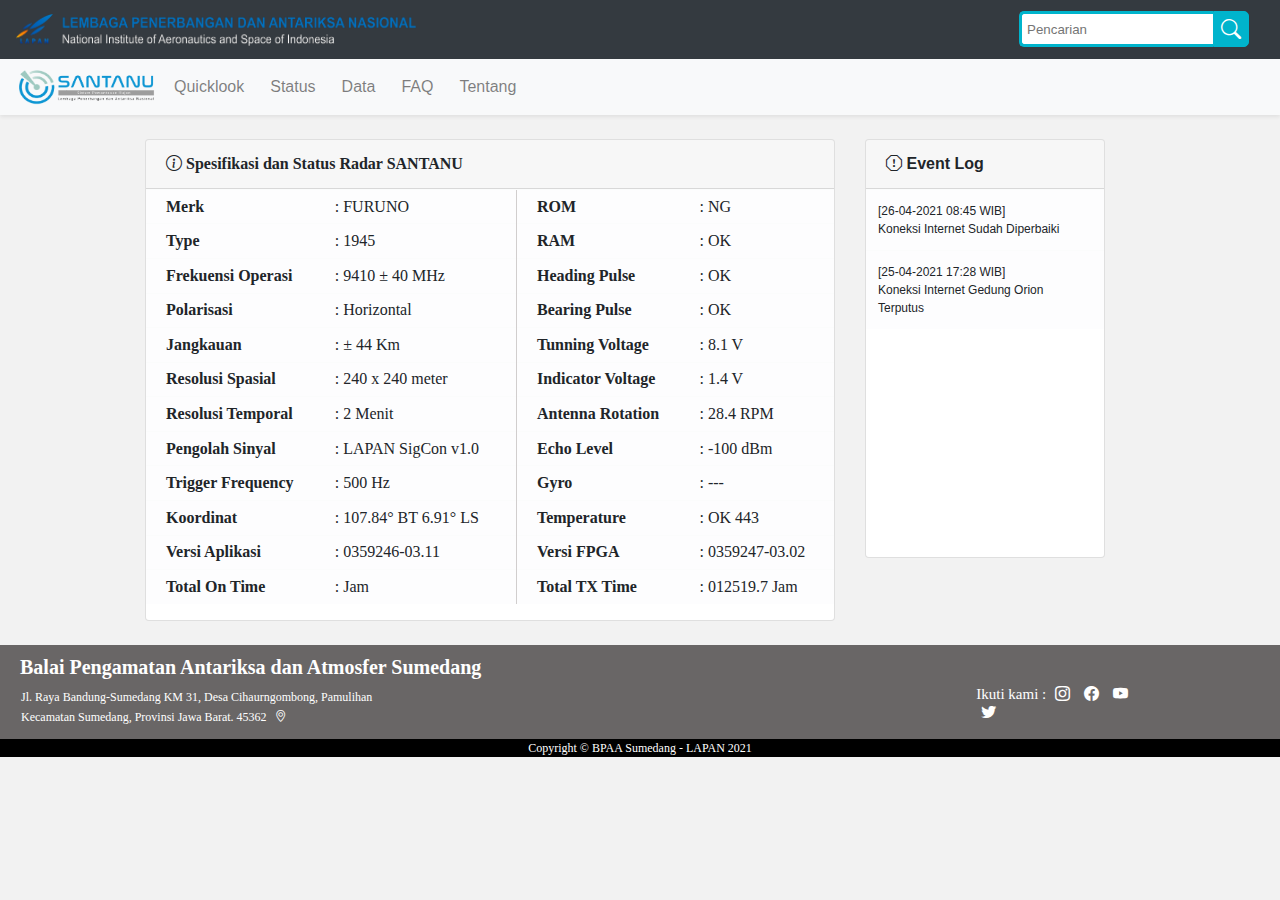
<file: status.html>
<!doctype html>
<html lang="en">
  <head>
    <meta name="description" content="Laman Web Pratinjau Radar SANTANU">
    <link rel="icon" type="image/png" sizes="50x50" href="img/icon.png">
    
    <!-- Required meta tags -->
    <meta charset="utf-8">
    <meta name="viewport" content="width=device-width, initial-scale=1, shrink-to-fit=no">

    <!-- Bootstrap CSS -->
    <link rel="stylesheet" href="css/bootstrap.min.css">

    <!-- Fonts -->
    <link rel="stylesheet" href="https://cdn.jsdelivr.net/npm/bootstrap-icons@1.5.0/font/bootstrap-icons.css">

    <!-- Icons -->
    <link rel="stylesheet" href="css/style.css">

    <title>Status - Laman Pratinjau SANTANU</title>
  </head>
  <body>
    <!-- Navbar 1 -->
    <nav class="navbar navbar-dark bg-dark">
        <div class="col-md-9 col-sm-12 d-flex flex-row-reverse"></div>
            <a class="navbar-brand" href="http://lapan.go.id" target="_blank">
            <img src="img/logo-lapan1.png" width="400" height="32" alt="logo-lapan">
            </a>
        </div>
        <div class="col-md-3 col-sm-12 d-flex flex-row-reverse bd-highlight">
          <form class="form-inline" action="https://www.google.com/search" id="searchform" method="get" target="_blank">
            <div class="search_form">
                <input aria-label="Pencarian" type="text" class="searchTerm" autocomplete="off" name="q" placeholder="Pencarian" style="color:gray;font-size:10pt" required="required" value="" />
                <input name="as_sitesearch" type="hidden" value="google.com" />
                <button type="submit" class="searchButton">
                    <i class="bi bi-search"></i>
            </button>
            </div>
          </form>
        </div>
    </nav>

    <!-- Navbar 2 -->
    <nav class="navbar shadow-sm navbar-expand-lg navbar-light bg-light">
        <img src="img/santanu_logo.png" width="140" height="40" alt="logo-lapan">
        <button class="navbar-toggler" type="button" data-toggle="collapse" data-target="#navbarTogglerDemo02" aria-controls="navbarTogglerDemo02" aria-expanded="false" aria-label="Toggle navigation">
            <span class="navbar-toggler-icon"></span>
        </button>

        <div class="collapse navbar-collapse" id="navbarTogglerDemo02">
        <ul class="navbar-nav">
            <li class="nav-item">
              <a class="nav-link" href="index.html">Quicklook</a>
            </li>
            <li class="nav-item">
              <a class="nav-link" href="status.html">Status</a>
            </li>
            <li class="nav-item">
              <a class="nav-link" href="data_req.html">Data</a>
            </li>
            <li class="nav-item">
              <a class="nav-link" href="FAQ.html">FAQ</a>
            </li>
            <li class="nav-item">
              <a class="nav-link" href="FAQ.html">Tentang</a>
            </li>
          </ul>
        </div>
          <!-- <div class="collapse navbar-collapse" id="navbarNav">
            <ul class="navbar-nav ml-auto pr-3">
                <li class="nav-item active">
                    <a class="btn btn-outline-info" href="login.html">Login</a>
                </li>
            </ul>
        </div> -->
    </nav>

    <!-- content -->
    <div class="container">
      <div class="row col-md-12 justify-content-center">
        <div class="col-md-8 mt-4 mb-4">
          <div class="card" style="font-family: 'Segoe UI';">
            <div class="card-header" style="font-weight: bold;">
              <i class="bi bi-info-circle"> </i>Spesifikasi dan Status Radar SANTANU 
            </div>
          <table class="table table-sm table-light my-table">
            <tbody>
              <tr>
                <th scope="row">Merk</th>
                <td>: FURUNO</td>
                <th class="mid-table">ROM</th>
                <td>: NG</t>
              </tr>
              <tr>
                <th scope="row">Type</th>
                <td>: 1945</td>
                <th class="mid-table">RAM</th>
                <td>: OK</t>
              </tr>
              <tr>
                <th scope="row">Frekuensi Operasi</th>
                <td>: 9410 &#177 40 MHz</td>
                <th class="mid-table">Heading Pulse</th>
                <td>: OK</t>
              </tr>
              <tr>
                <th scope="row">Polarisasi</th>
                <td>: Horizontal</td>
                <th class="mid-table">Bearing Pulse</th>
                <td>: OK</t>
              </tr>
              <tr>
                <th scope="row">Jangkauan</th>
                <td>: &#177 44 Km</td>
                <th class="mid-table">Tunning Voltage</th>
                <td>: 8.1 V</t>
              </tr>
              <tr>
                <th scope="row">Resolusi Spasial</th>
                <td>: 240 x 240 meter</td>
                <th class="mid-table">Indicator Voltage</th>
                <td>: 1.4 V</t>
              </tr>
              <tr>
                <th scope="row">Resolusi Temporal</th>
                <td>: 2 Menit</td>
                <th class="mid-table">Antenna Rotation</th>
                <td>: 28.4 RPM</t>
              </tr>
              <tr>
                <th scope="row">Pengolah Sinyal</th>
                <td>: LAPAN SigCon v1.0</td>
                <th class="mid-table">Echo Level</th>
                <td>: -100 dBm</t>
              </tr>
              <tr>
                <th scope="row">Trigger Frequency</th>
                <td>: 500 Hz</td>
                <th class="mid-table">Gyro</th>
                <td>: ---</t>
              </tr>
              <tr>
                <th scope="row">Koordinat</th>
                <td>: 107.84&deg; BT 6.91&deg; LS</td>
                <th class="mid-table">Temperature</th>
                <td>: OK 443</t>
              </tr>
              <tr>
                <th scope="row">Versi Aplikasi</th>
                <td>: 0359246-03.11</td>
                <th class="mid-table">Versi FPGA</th>
                <td>: 0359247-03.02</t>
              </tr>
              <tr>
                <th scope="row">Total On Time</th>
                <td>: <span id="detik"></span> Jam</td>
                <th class="mid-table">Total TX Time</th>
                <td>: 012519.7 Jam</t>
              </tr>
            </tbody>
          </table>
        </div>
        </div>
        <div class="col-md-3 mt-4 mb-4">
          <div class="card" style="height: 419px;">
            <div class="card-header" style="font-weight: bold;">
              <i class="bi bi-exclamation-octagon"> </i> Event Log
            </div>
          <table class="table table-light">
            <tr style="font-size: 12px;"> 
              <td>[26-04-2021 08:45 WIB]<br>Koneksi Internet Sudah Diperbaiki</td>
            </tr>
            <tr style="font-size: 12px;"> 
              <td>[25-04-2021 17:28 WIB]<br>Koneksi Internet Gedung Orion Terputus</td>
            </tr>
          </table>
          </div>
        </div>
      </div>
    </div>

    <!-- Footer 2 -->
    <div class="row myset">
      <div class="col-md-9">
        <h5 style="font-weight: bold;">Balai Pengamatan Antariksa dan Atmosfer Sumedang</h5>
        <table style="font-size: 12px">
          <tr>
            <td>Jl. Raya Bandung-Sumedang KM 31, Desa Cihaurngombong, Pamulihan</td>
          </tr>
          <tr>
            <td>Kecamatan Sumedang, Provinsi Jawa Barat. 45362
              <a href="https://www.google.com/maps/place/BALAI+PENGAMATAN+ANTARIKSA+DAN+ATMOSFER+SUMEDANG/@-6.9126575,107.837511,15z/data=!4m2!3m1!1s0x0:0x29e08c4104ffb85b?sa=X&ved=2ahUKEwjTiM3Qk5bxAhVCT30KHQ33BuYQ_BIwFHoECDgQBQ">
              <i class="bi bi-geo-alt bi2"></i>
              </a>
            </td>
          </tr>
        </table>
      </div>
      <div class="col-md-2 soc-icon" style="padding-top: 30px;">
        <h5 style="font-family: 'Segoe UI'; font-size: 15px">Ikuti kami : 
          <a href="https://www.instagram.com/lapan_sumedang/" target="_blank"><i class="bi bi-instagram bi2"></i></a>
          <a href="https://web.facebook.com/LAPAN-Sumedang-110754047355849" target="_blank"><i class="bi bi-facebook bi2"></i>
          <a href="https://www.youtube.com/channel/UCY6OriZ_0gAliPdq2s3ab1w" target="_blank"><i class="bi bi2 bi-youtube"></i></a>
          <a href="https://twitter.com/lapan_sumedang" target="_blank"><i class="bi bi-twitter bi2"></i></a>
        </h5>
      </div>
  </div>

    <!-- Footer 1 -->
    
    <footer class="footer">
      <div class="container">
        <span style="font-family: Calibri">Copyright &copy; BPAA Sumedang - LAPAN 2021</span>
      </div>
    </footer>

    <!-- Optional JavaScript; choose one of the two! -->

    <!-- Option 1: jQuery and Bootstrap Bundle (includes Popper) -->
    <script src="https://code.jquery.com/jquery-3.5.1.slim.min.js" integrity="sha384-DfXdz2htPH0lsSSs5nCTpuj/zy4C+OGpamoFVy38MVBnE+IbbVYUew+OrCXaRkfj" crossorigin="anonymous"></script>
    <script src="https://cdn.jsdelivr.net/npm/bootstrap@4.6.0/dist/js/bootstrap.bundle.min.js" integrity="sha384-Piv4xVNRyMGpqkS2by6br4gNJ7DXjqk09RmUpJ8jgGtD7zP9yug3goQfGII0yAns" crossorigin="anonymous"></script>

    <!-- Option 2: Separate Popper and Bootstrap JS -->
    <!--
    <script src="https://code.jquery.com/jquery-3.5.1.slim.min.js" integrity="sha384-DfXdz2htPH0lsSSs5nCTpuj/zy4C+OGpamoFVy38MVBnE+IbbVYUew+OrCXaRkfj" crossorigin="anonymous"></script>
    <script src="https://cdn.jsdelivr.net/npm/popper.js@1.16.1/dist/umd/popper.min.js" integrity="sha384-9/reFTGAW83EW2RDu2S0VKaIzap3H66lZH81PoYlFhbGU+6BZp6G7niu735Sk7lN" crossorigin="anonymous"></script>
    <script src="https://cdn.jsdelivr.net/npm/bootstrap@4.6.0/dist/js/bootstrap.min.js" integrity="sha384-+YQ4JLhjyBLPDQt//I+STsc9iw4uQqACwlvpslubQzn4u2UU2UFM80nGisd026JF" crossorigin="anonymous"></script>
    -->

    <script>
    var timeStamp = Date.now(),
          sessionStamp = sessionStorage.getItem('ts'),
          elapsedTime;
      if (!sessionStamp) {
        sessionStorage.setItem('ts', timeStamp.toString());
        sessionStamp = timeStamp;
      }
      else {
        sessionStamp = parseInt(sessionStamp);
      }

      function increment() {
        elapsedTime = Date.now() - sessionStamp;
        document.getElementById('detik').textContent = ((elapsedTime / 1000) / 3600).toFixed(1);
      }

      setInterval(increment, 1000);
    </script>
  </body>
</html>
</file>
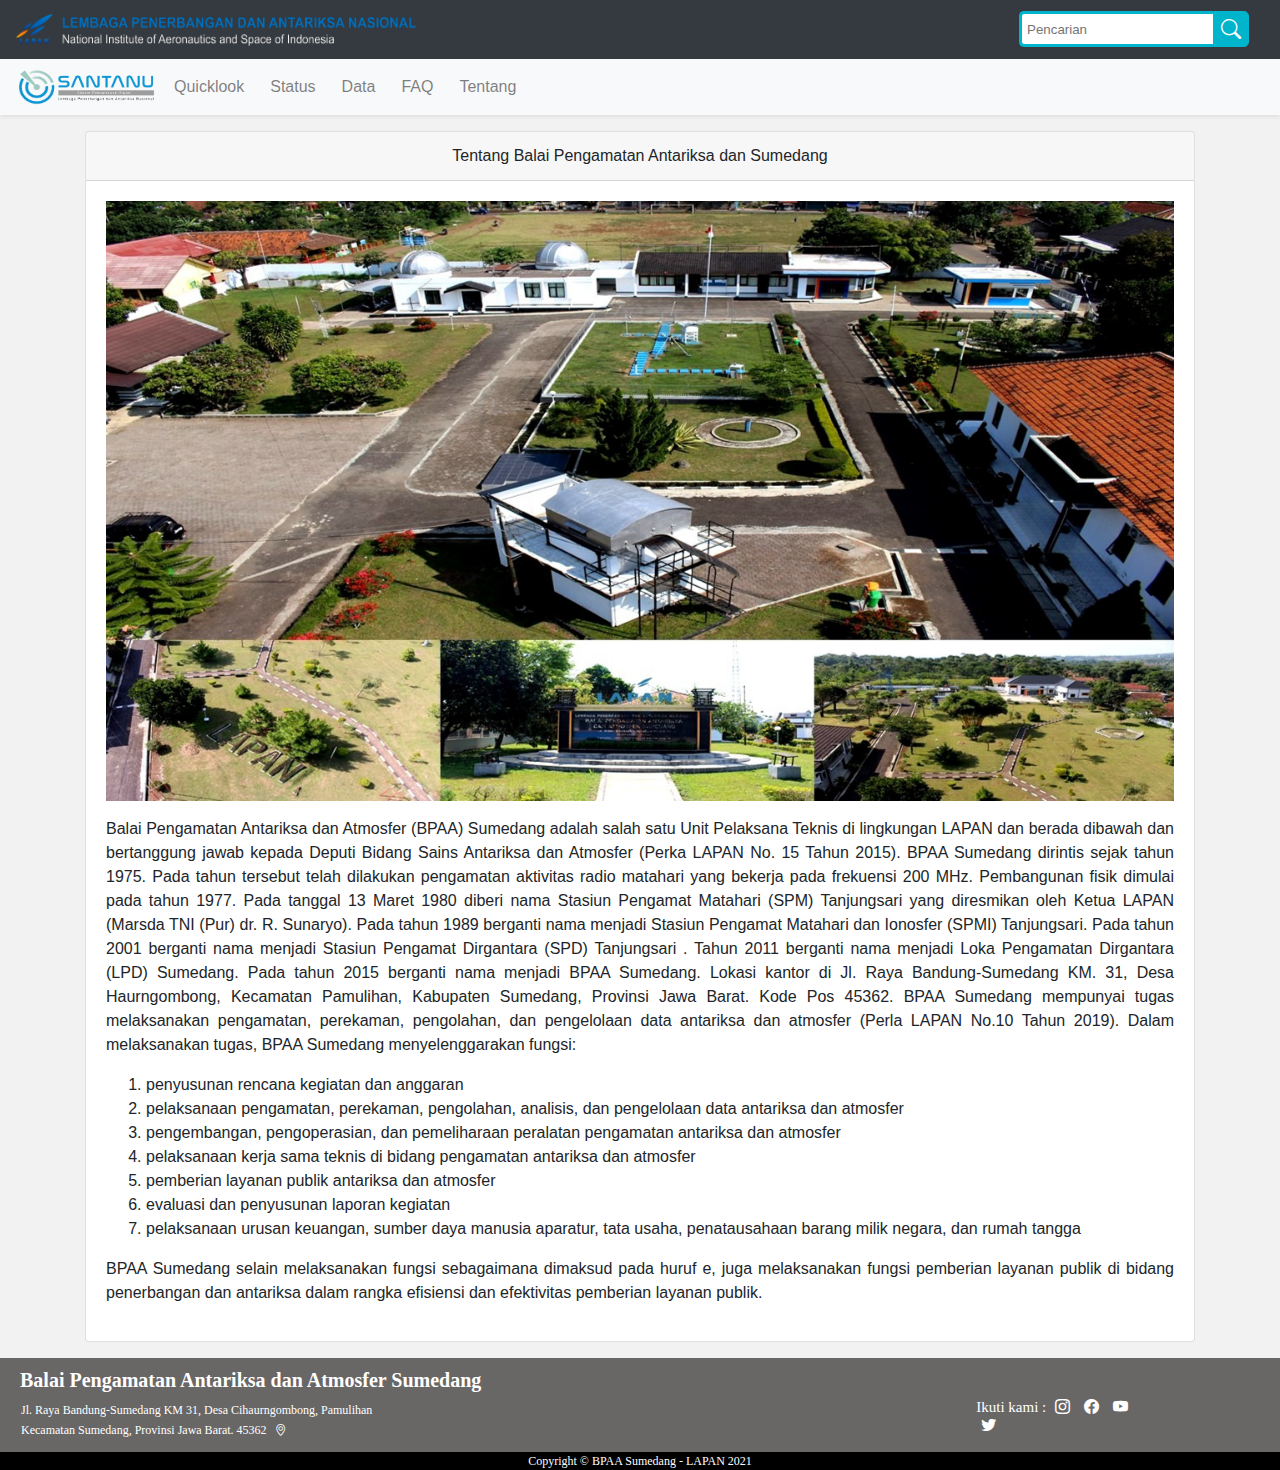
<file: Tentang.html>
<!doctype html>
<html lang="en">
  <head>
    <meta name="description" content="Laman Web Pratinjau Radar SANTANU">
    <link rel="icon" type="image/png" sizes="50x50" href="img/icon.png">
    
    <!-- Required meta tags -->
    <meta charset="utf-8">
    <meta name="viewport" content="width=device-width, initial-scale=1, shrink-to-fit=no">

    <!-- Bootstrap CSS -->
    <link rel="stylesheet" href="css/bootstrap.min.css">

    <!-- Fonts -->
    <link rel="stylesheet" href="https://cdn.jsdelivr.net/npm/bootstrap-icons@1.5.0/font/bootstrap-icons.css">

    <!-- Icons -->
    <link rel="stylesheet" href="css/style.css">

    <title>FAQ - Laman Pratinjau</title>

  </head>
  <body>
    <!-- Navbar 1 -->
    <nav class="navbar navbar-dark bg-dark">
        <div class="col-md-9 col-sm-12 d-flex flex-row-reverse"></div>
            <a class="navbar-brand" href="http://lapan.go.id" target="_blank">
            <img src="img/logo-lapan1.png" width="400" height="32" alt="logo-lapan">
            </a>
        </div>
        <div class="col-md-3 col-sm-12 d-flex flex-row-reverse bd-highlight">       
          <form class="form-inline" action="https://www.google.com/search" id="searchform" method="get" target="_blank">
            <div class="search_form">
                <input aria-label="Pencarian" type="text" class="searchTerm" autocomplete="off" name="q" placeholder="Pencarian" style="color:gray;font-size:10pt" required="required" value="" />
                <input name="as_sitesearch" type="hidden" value="google.com" />
                <button type="submit" class="searchButton">
                    <i class="bi bi-search"></i>
            </button>
            </div>
          </form>
        </div>
    </nav>

    <!-- Navbar 2 -->
    <nav class="navbar shadow-sm navbar-expand-lg navbar-light bg-light">
        <img src="img/santanu_logo.png" width="140" height="40" alt="logo-lapan">
        <button class="navbar-toggler" type="button" data-toggle="collapse" data-target="#navbarTogglerDemo02" aria-controls="navbarTogglerDemo02" aria-expanded="false" aria-label="Toggle navigation">
            <span class="navbar-toggler-icon"></span>
        </button>

        <div class="collapse navbar-collapse" id="navbarTogglerDemo02">
        <ul class="navbar-nav">
            <li class="nav-item">
              <a class="nav-link" href="index.html">Quicklook</a>
            </li>
            <li class="nav-item">
              <a class="nav-link" href="status.html">Status</a>
            </li>
            <li class="nav-item">
              <a class="nav-link" href="data_req.html">Data</a>
            </li>
            <li class="nav-item">
              <a class="nav-link" href="FAQ.html">FAQ</a>
            </li>
            <li class="nav-item">
                <a class="nav-link" href="FAQ.html">Tentang</a>
              </li>
          </ul>
        </div>
          <!-- <div class="collapse navbar-collapse" id="navbarNav">
            <ul class="navbar-nav ml-auto pr-3">
                <li class="nav-item active">
                    <a class="btn btn-outline-info" href="login.html">Login</a>
                </li>
            </ul>
        </div> -->
    </nav>

    <!-- content -->
    <div class="container">
      <div class="mt-3 mb-3">
        <div class="card">
          <div class="card-header" style="text-align: center;">
            Tentang Balai Pengamatan Antariksa dan Sumedang
          </div>
          <div class="card-body">
            <img src="img/balai_sumedang.jpg" class="img-fluid" alt="balai_sumedang">
            <p class="mt-3" style="text-align: justify;">Balai Pengamatan Antariksa dan Atmosfer (BPAA) Sumedang adalah salah satu Unit Pelaksana Teknis di lingkungan LAPAN dan berada dibawah dan bertanggung jawab kepada Deputi Bidang Sains Antariksa dan Atmosfer (Perka LAPAN No. 15 Tahun 2015). BPAA Sumedang dirintis sejak tahun 1975. Pada tahun tersebut telah dilakukan pengamatan aktivitas radio matahari yang bekerja pada frekuensi 200 MHz. Pembangunan fisik dimulai pada tahun 1977. Pada tanggal 13 Maret 1980 diberi nama Stasiun Pengamat Matahari (SPM) Tanjungsari yang diresmikan oleh Ketua LAPAN (Marsda TNI (Pur) dr. R. Sunaryo). Pada tahun 1989 berganti nama menjadi Stasiun Pengamat Matahari dan Ionosfer (SPMI) Tanjungsari. Pada tahun 2001 berganti nama menjadi Stasiun Pengamat Dirgantara (SPD) Tanjungsari . Tahun 2011 berganti nama menjadi Loka Pengamatan Dirgantara (LPD) Sumedang. Pada tahun 2015 berganti nama menjadi BPAA Sumedang. Lokasi kantor di Jl. Raya Bandung-Sumedang KM. 31, Desa Haurngombong, Kecamatan Pamulihan, Kabupaten Sumedang, Provinsi Jawa Barat. Kode Pos 45362. BPAA Sumedang mempunyai tugas melaksanakan pengamatan, perekaman, pengolahan, dan pengelolaan data antariksa dan atmosfer (Perla LAPAN No.10 Tahun 2019). Dalam melaksanakan tugas, BPAA Sumedang menyelenggarakan fungsi:</p>
            <ol>
              <li>penyusunan rencana kegiatan dan anggaran</li>
              <li>pelaksanaan pengamatan, perekaman, pengolahan, analisis, dan pengelolaan data antariksa dan atmosfer</li>
              <li>pengembangan, pengoperasian, dan pemeliharaan peralatan pengamatan antariksa dan atmosfer</li>
              <li>pelaksanaan kerja sama teknis di bidang pengamatan antariksa dan atmosfer</li>
              <li>pemberian layanan publik antariksa dan atmosfer</li>
              <li>evaluasi dan penyusunan laporan kegiatan</li>
              <li>pelaksanaan urusan keuangan, sumber daya manusia aparatur, tata usaha, penatausahaan barang milik negara, dan rumah tangga</li>
            </ol>
            <p style="text-align: justify;">BPAA Sumedang selain melaksanakan fungsi sebagaimana dimaksud pada huruf e, juga melaksanakan fungsi pemberian layanan publik di bidang penerbangan dan antariksa dalam rangka efisiensi dan efektivitas pemberian layanan publik.</p>
          </div>
        </div>
      </div>
    </div>

    <!-- Footer 2 -->
      <div class="row myset">
        <div class="col-md-9">
          <h5 style="font-weight: bold;">Balai Pengamatan Antariksa dan Atmosfer Sumedang</h5>
          <table style="font-size: 12px">
            <tr>
              <td>Jl. Raya Bandung-Sumedang KM 31, Desa Cihaurngombong, Pamulihan</td>
            </tr>
            <tr>
              <td>Kecamatan Sumedang, Provinsi Jawa Barat. 45362
                <a href="https://www.google.com/maps/place/BALAI+PENGAMATAN+ANTARIKSA+DAN+ATMOSFER+SUMEDANG/@-6.9126575,107.837511,15z/data=!4m2!3m1!1s0x0:0x29e08c4104ffb85b?sa=X&ved=2ahUKEwjTiM3Qk5bxAhVCT30KHQ33BuYQ_BIwFHoECDgQBQ">
                <i class="bi bi-geo-alt bi2"></i>
                </a>
              </td>
            </tr>
          </table>
        </div>
        <div class="col-md-2 soc-icon" style="padding-top: 30px;">
          <h5 style="font-family: 'Segoe UI'; font-size: 15px">Ikuti kami : 
            <a href="https://www.instagram.com/lapan_sumedang/" target="_blank"><i class="bi bi-instagram bi2"></i></a>
            <a href="https://web.facebook.com/LAPAN-Sumedang-110754047355849" target="_blank"><i class="bi bi-facebook bi2"></i>
            <a href="https://www.youtube.com/channel/UCY6OriZ_0gAliPdq2s3ab1w" target="_blank"><i class="bi bi2 bi-youtube"></i></a>
            <a href="https://twitter.com/lapan_sumedang" target="_blank"><i class="bi bi-twitter bi2"></i></a>
          </h5>
        </div>
    </div>

    <!-- Footer 1 -->
    
    <footer class="footer">
      <div class="container">
        <span style="font-family: Calibri">Copyright &copy; BPAA Sumedang - LAPAN 2021</span>
      </div>
    </footer>

    <!-- Optional JavaScript; choose one of the two! -->

    <!-- Option 1: jQuery and Bootstrap Bundle (includes Popper) -->
    <script src="https://code.jquery.com/jquery-3.5.1.slim.min.js" integrity="sha384-DfXdz2htPH0lsSSs5nCTpuj/zy4C+OGpamoFVy38MVBnE+IbbVYUew+OrCXaRkfj" crossorigin="anonymous"></script>
    <script src="https://cdn.jsdelivr.net/npm/bootstrap@4.6.0/dist/js/bootstrap.bundle.min.js" integrity="sha384-Piv4xVNRyMGpqkS2by6br4gNJ7DXjqk09RmUpJ8jgGtD7zP9yug3goQfGII0yAns" crossorigin="anonymous"></script>

    <!-- Option 2: Separate Popper and Bootstrap JS -->
    <!--
    <script src="https://code.jquery.com/jquery-3.5.1.slim.min.js" integrity="sha384-DfXdz2htPH0lsSSs5nCTpuj/zy4C+OGpamoFVy38MVBnE+IbbVYUew+OrCXaRkfj" crossorigin="anonymous"></script>
    <script src="https://cdn.jsdelivr.net/npm/popper.js@1.16.1/dist/umd/popper.min.js" integrity="sha384-9/reFTGAW83EW2RDu2S0VKaIzap3H66lZH81PoYlFhbGU+6BZp6G7niu735Sk7lN" crossorigin="anonymous"></script>
    <script src="https://cdn.jsdelivr.net/npm/bootstrap@4.6.0/dist/js/bootstrap.min.js" integrity="sha384-+YQ4JLhjyBLPDQt//I+STsc9iw4uQqACwlvpslubQzn4u2UU2UFM80nGisd026JF" crossorigin="anonymous"></script>
    -->

  </body>
</html>
</file>
<file: css/style.css>
/* Search Form*/
body{
    background: #f2f2f2;
    font-family: 'Open Sans', sans-serif;
}

.search_form {
    width: 100%;
    position: relative;
    display: none;
}

.searchTerm {
    width: 100%;
    border: 3px solid #00B4CC;
    border-right: none;
    padding: 5px;
    height: 36px;
    border-radius: 5px 0 0 5px;
    outline: none;
    color: #9DBFAF;
}

.searchTerm:focus{
    color: #00B4CC;
}

.searchButton {
    width: 40px;
    height: 36px;
    border: 1px solid #00B4CC;
    background: #00B4CC;
    text-align: center;
    color: #fff;
    border-radius: 0 5px 5px 0;
    cursor: pointer;
    font-size: 20px;
}

/* Navbar */
.nav-link {
    margin-left: 10px;
}

.nav-link:hover::after {
    content: '';
    display: block;
    border-bottom: 3px solid rgb(112, 110, 110);
    margin-bottom: -3px;
}

/* Vertical Line */
.vl {
    border-right: 1px solid gray;
    height: 320px;
    margin-top: 25px;
  }

/* Content */
/* .table-title {
    background: #0052A9;
    border-radius: 10px;
    color: white;
    margin-top: 20px;
} */

.myset {
    background-color: #696666;
    color: white;
    font-family: 'Segoe UI';
    bottom: 18px;
    padding-left: 20px;
    padding-top: 10px;
    padding-bottom: 10px;
    margin-right: 0;
}

th.mid-table {
    border-left:1px solid rgb(209, 206, 206);
}

.table-link-terkait {
    font-family: 'Segoe UI';
}

.my-table th {
    padding-left: 20px;
}

.bi1 {
    color: black;
}

.bi2 {
    color:white;
    margin-right: 5px;
    margin-left: 5px;
}

.form-control {
    font-family: 'Segoe UI';
    font-size: 14px;
}

/* Footer */
.footer {
    font-size: 75%;
    left: 0;
    bottom: 0;
    width: 100%;
    background-color: rgb(0, 0, 0);
    color: white;
    text-align: center;
  }

/* Desktop Version */
@media (min-width: 992px) {
    .search_form {
        width: 100%;
        position: relative;
        display: flex;
    }
}
</file>
